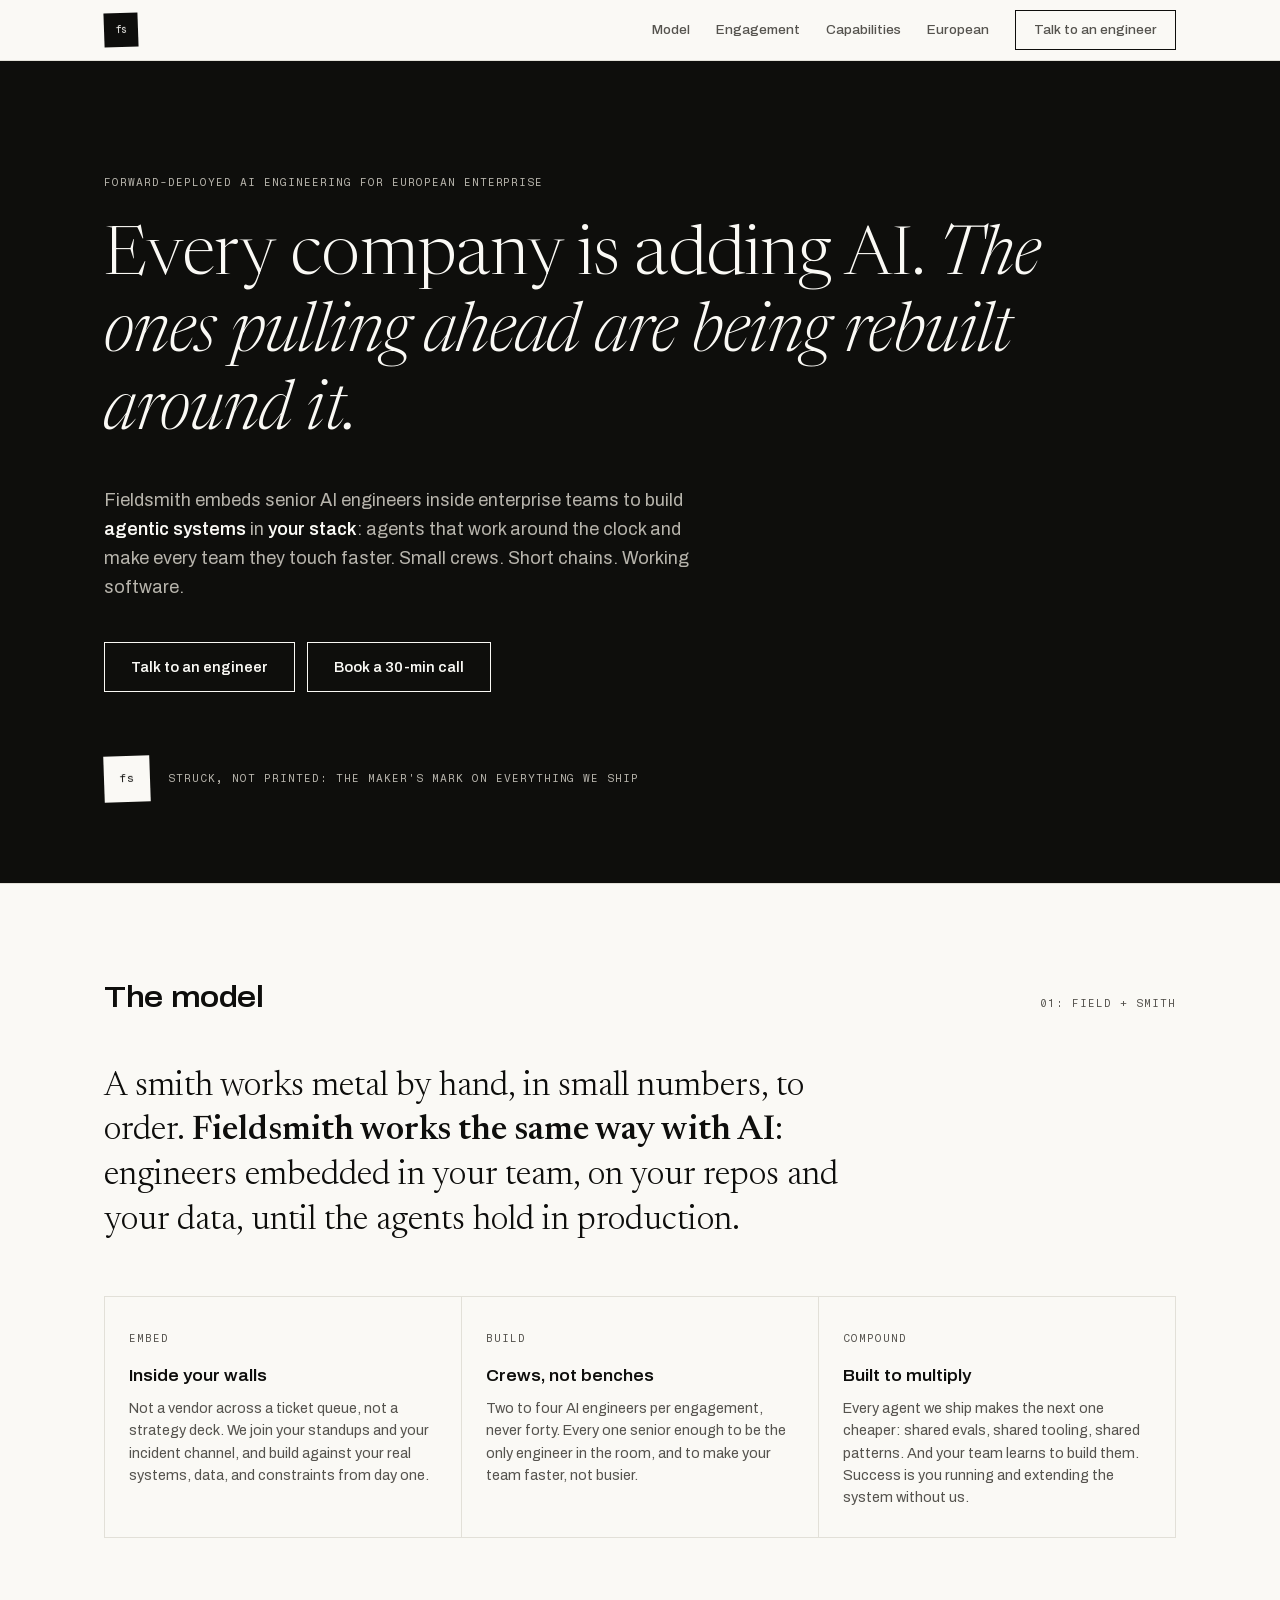
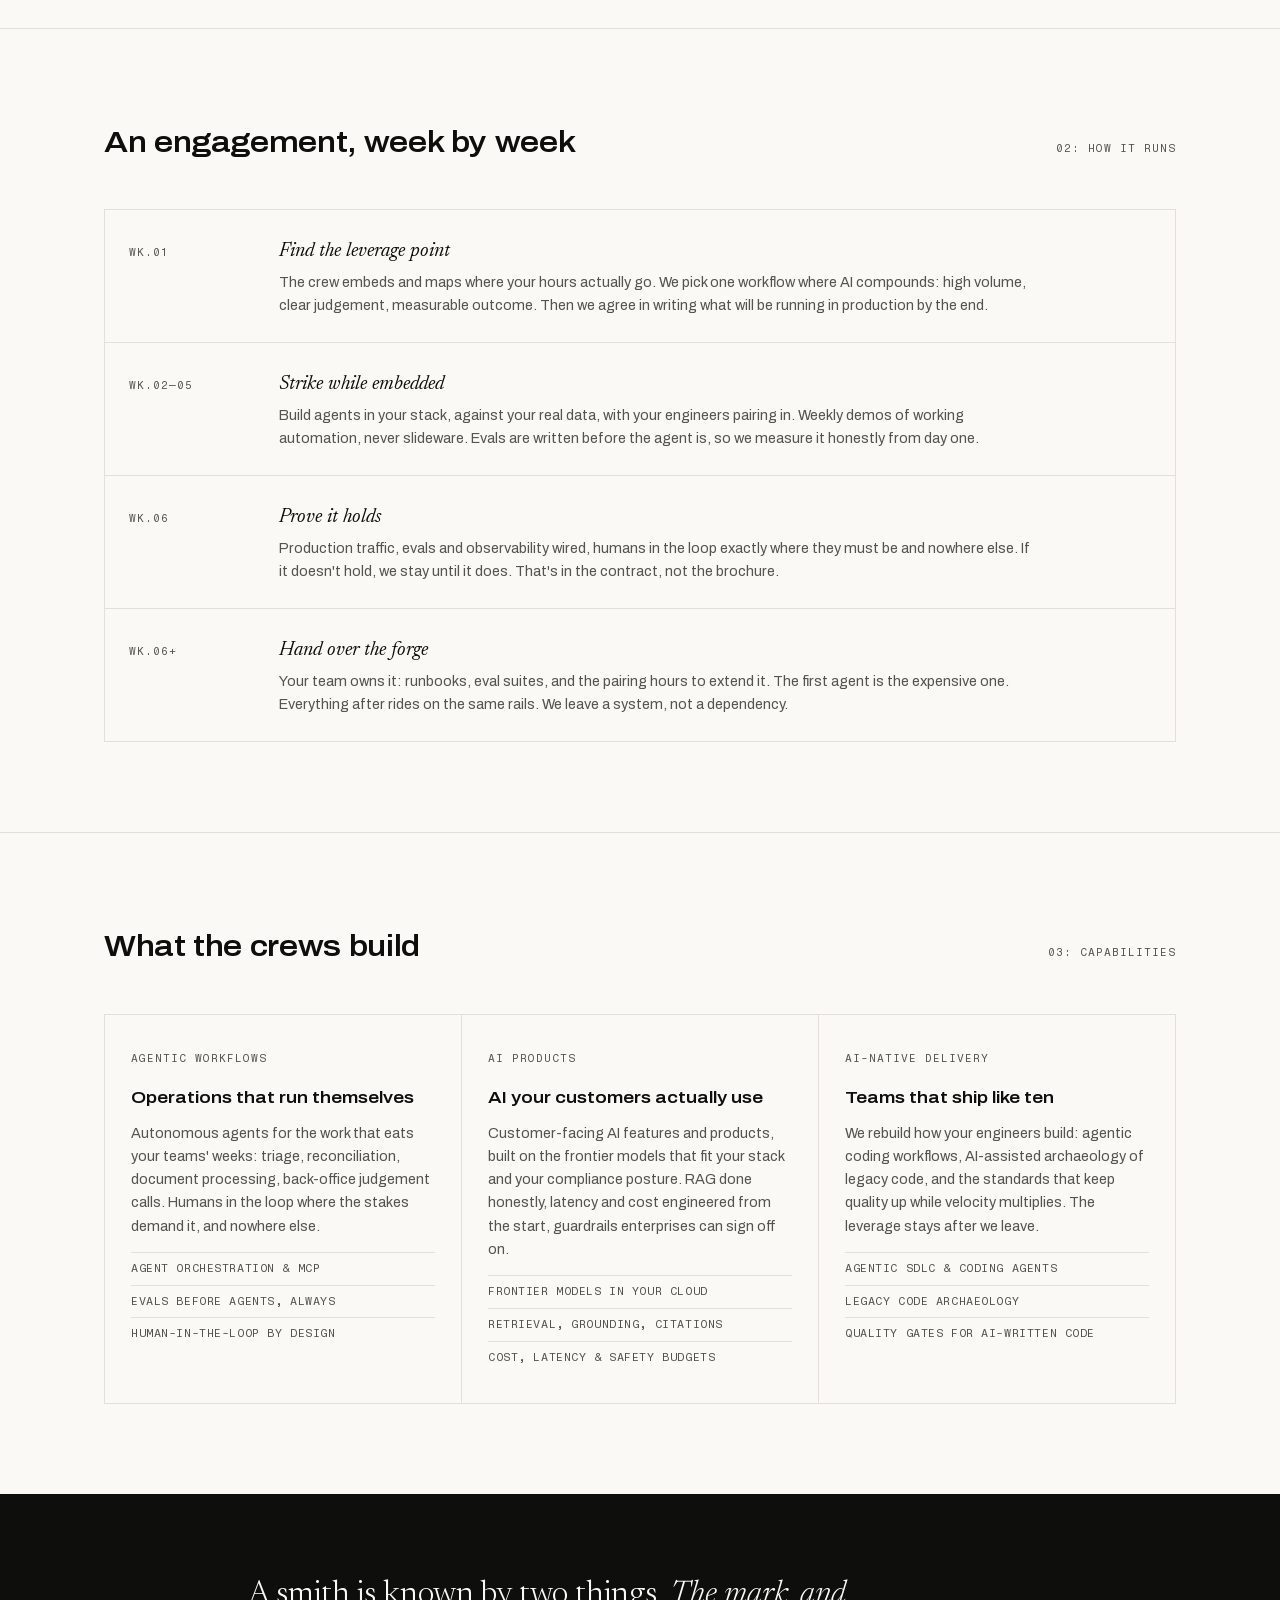
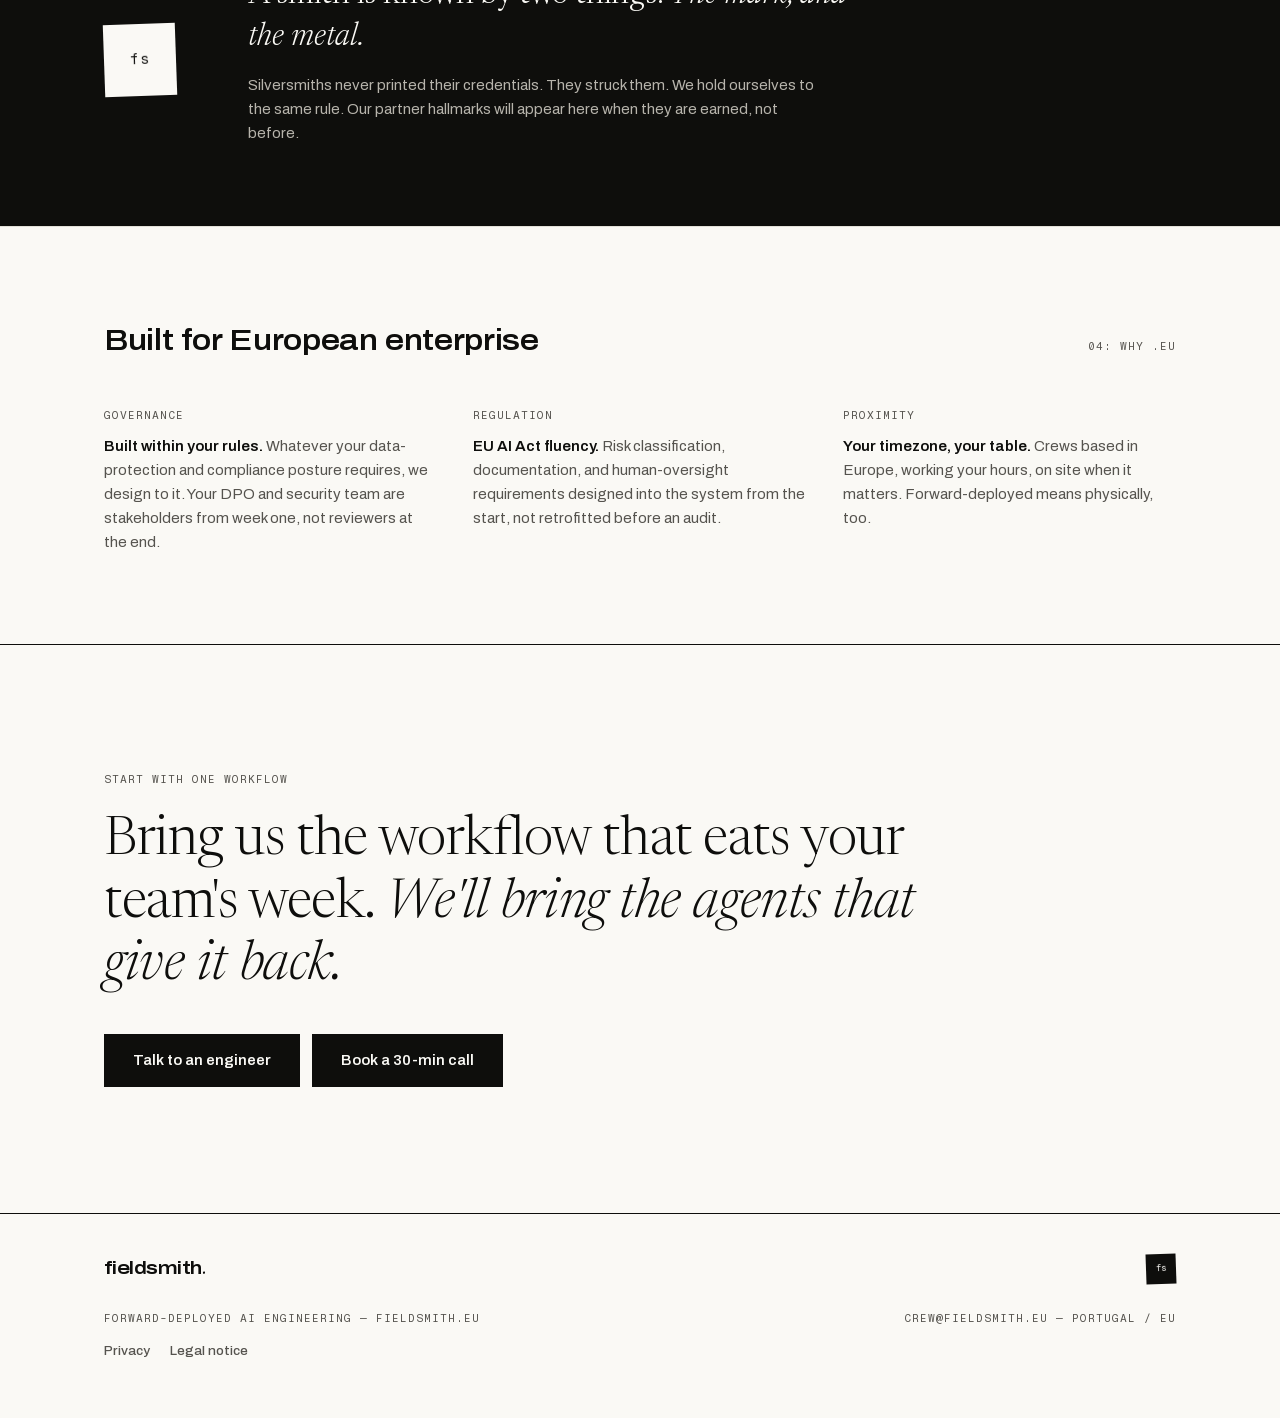
<file: index.html>
<!DOCTYPE html>
<html lang="en">
<head>
<meta charset="UTF-8">
<meta name="viewport" content="width=device-width, initial-scale=1.0">
<title>fs</title>
<meta name="description" content="Fieldsmith embeds senior AI engineers inside enterprise teams to ship production agentic systems. Small crews. Short chains. Working software.">
<link rel="canonical" href="https://fieldsmith.engineering/">
<meta property="og:type" content="website">
<meta property="og:url" content="https://fieldsmith.engineering/">
<meta property="og:site_name" content="Fieldsmith">
<meta property="og:title" content="Fieldsmith">
<meta property="og:description" content="Fieldsmith embeds senior AI engineers inside enterprise teams to ship production agentic systems. Small crews. Short chains. Working software.">
<meta property="og:locale" content="en_US">
<meta name="twitter:card" content="summary">
<meta name="twitter:title" content="Fieldsmith">
<meta name="twitter:description" content="Fieldsmith embeds senior AI engineers inside enterprise teams to ship production agentic systems. Small crews. Short chains. Working software.">
<link rel="icon" href="data:image/svg+xml,%3Csvg xmlns='http://www.w3.org/2000/svg' viewBox='0 0 64 64'%3E%3Crect width='64' height='64' rx='12' fill='%230E0E0C'/%3E%3Ctext x='32' y='45' font-family='Georgia,serif' font-size='40' font-weight='700' fill='%23FAF9F5' text-anchor='middle'%3EF%3C/text%3E%3C/svg%3E">
<link rel="stylesheet" href="fonts/fonts.css">
<style>
  :root{
    --ink:#0E0E0C;
    --iron:#55534E;
    --ash:#B7B4AC;
    --hairline:#E2E0D8;
    --hairline-dark:#2A2A26;
    --paper:#FAF9F5;
    --maxw:1120px;
  }
  *{margin:0;padding:0;box-sizing:border-box;}
  html{scroll-behavior:smooth;}
  body{
    background:var(--paper);color:var(--ink);
    font-family:'Archivo',sans-serif;font-variation-settings:'wdth' 100;
    font-size:16px;line-height:1.55;-webkit-font-smoothing:antialiased;
  }
  .wrap{max-width:var(--maxw);margin:0 auto;padding:0 24px;}
  .mono{font-family:'Fragment Mono',monospace;font-size:11px;letter-spacing:.09em;text-transform:uppercase;color:var(--iron);}
  a{color:inherit;}
  :focus-visible{outline:2px solid var(--ink);outline-offset:3px;}
  ::selection{background:var(--ink);color:var(--paper);}

  /* ---------- wordmark & punch ---------- */
  .wm{font-weight:620;font-variation-settings:'wdth' 122;letter-spacing:-.028em;display:inline-flex;align-items:baseline;gap:.08em;text-decoration:none;}
  .punch{display:inline-block;width:.13em;height:.13em;background:currentColor;transform:rotate(-2.5deg) translateY(-.02em);}

  /* ---------- stamps ---------- */
  .stamp{
    width:46px;height:46px;flex:0 0 auto;border:1.5px solid currentColor;
    display:flex;align-items:center;justify-content:center;
    font-family:'Fragment Mono',monospace;font-size:11px;letter-spacing:.05em;
    box-shadow:inset 0 1px 0 rgba(14,14,12,.12);
  }
  .stamp.tilt{transform:rotate(-2deg);}
  .stamp.tilt2{transform:rotate(1.4deg);}
  .stamp.solid{background:var(--ink);color:var(--paper);border-color:var(--ink);}
  .on-ink .stamp{box-shadow:inset 0 1px 0 rgba(250,249,245,.14);}
  .on-ink .stamp.solid{background:var(--paper);color:var(--ink);border-color:var(--paper);}
  .stamp-nav{width:34px;height:34px;font-size:10px;text-decoration:none;}

  /* ---------- nav ---------- */
  nav{position:sticky;top:0;z-index:50;background:rgba(250,249,245,.92);backdrop-filter:blur(8px);border-bottom:1px solid var(--hairline);}
  .nav-in{display:flex;align-items:center;justify-content:space-between;height:60px;}
  .nav-in .wm{font-size:20px;}
  .nav-links{display:flex;align-items:center;gap:26px;}
  .nav-links a{font-size:13.5px;font-weight:500;text-decoration:none;color:var(--iron);}
  .nav-links a:hover{color:var(--ink);}
  .btn{
    display:inline-block;border:1.5px solid var(--ink);padding:9px 18px;
    font-size:13.5px;font-weight:580;text-decoration:none;color:var(--ink);
    background:transparent;transition:background .15s,color .15s;
  }
  .btn:hover{background:var(--ink);color:var(--paper);}
  .btn.fill{background:var(--ink);color:var(--paper);}
  .btn.fill:hover{background:transparent;color:var(--ink);}
  @media(max-width:680px){.nav-links a:not(.btn){display:none;}}

  /* ---------- hero ---------- */
  .hero{background:var(--ink);color:var(--paper);padding:clamp(72px,12vh,140px) 0 clamp(56px,9vh,110px);}
  .hero .mono{color:var(--ash);}
  .hero h1{
    font-family:'Newsreader',serif;font-weight:290;
    font-size:clamp(32px,6.2vw,68px);line-height:1.14;letter-spacing:-.01em;
    max-width:15.5em;margin:26px 0 34px;
  }
  .hero h1 em{font-style:italic;}
  .hero-sub{max-width:34em;font-size:clamp(15.5px,1.8vw,18px);color:var(--ash);line-height:1.6;margin-bottom:40px;}
  .hero-sub b{color:var(--paper);font-weight:560;}
  .hero .btn{border-color:var(--paper);color:var(--paper);padding:13px 26px;font-size:14.5px;}
  .hero .btn:hover{background:var(--paper);color:var(--ink);}
  .hero-strike{display:flex;align-items:center;gap:12px;margin-top:64px;flex-wrap:wrap;}
  .hero-strike .mono{margin-left:6px;}
  .reveal{opacity:0;transform:translateY(14px);animation:rise .7s cubic-bezier(.2,.6,.2,1) forwards;}
  .r2{animation-delay:.12s;} .r3{animation-delay:.24s;} .r4{animation-delay:.4s;}
  @keyframes rise{to{opacity:1;transform:none;}}
  @media (prefers-reduced-motion: reduce){.reveal{opacity:1;transform:none;animation:none;}}

  /* ---------- sections ---------- */
  .section{padding:clamp(64px,10vh,110px) 0;border-top:1px solid var(--hairline);}
  .sec-head{display:flex;justify-content:space-between;align-items:baseline;margin-bottom:44px;gap:16px;}
  .sec-head h2{font-weight:580;font-variation-settings:'wdth' 112;font-size:clamp(22px,3.2vw,30px);letter-spacing:-.012em;}

  /* model */
  .thesis{font-family:'Newsreader',serif;font-weight:330;font-size:clamp(22px,3.6vw,34px);line-height:1.32;max-width:22em;}
  .thesis strong{font-weight:560;}
  .grid3{margin-top:52px;display:grid;grid-template-columns:repeat(auto-fit,minmax(250px,1fr));gap:1px;background:var(--hairline);border:1px solid var(--hairline);}
  .cell{background:var(--paper);padding:28px 24px;}
  .cell h3{font-size:16px;font-weight:600;font-variation-settings:'wdth' 110;margin:14px 0 8px;}
  .cell p{font-size:14.5px;color:var(--iron);line-height:1.55;}

  /* engagement timeline */
  .weeks{border:1px solid var(--hairline);}
  .week{display:grid;grid-template-columns:130px 1fr;gap:20px;padding:26px 24px;border-top:1px solid var(--hairline);align-items:baseline;}
  .week:first-child{border-top:none;}
  .week h3{font-family:'Newsreader',serif;font-style:italic;font-weight:400;font-size:20px;}
  .week p{font-size:14.5px;color:var(--iron);max-width:52em;margin-top:4px;}
  @media(max-width:600px){.week{grid-template-columns:1fr;gap:6px;}}

  /* capabilities */
  .caps{display:grid;grid-template-columns:repeat(auto-fit,minmax(280px,1fr));gap:1px;background:var(--hairline);border:1px solid var(--hairline);}
  .cap{background:var(--paper);padding:30px 26px;}
  .cap h3{font-size:17px;font-weight:600;font-variation-settings:'wdth' 112;margin:16px 0 10px;}
  .cap p{font-size:14.5px;color:var(--iron);line-height:1.6;}
  .cap ul{list-style:none;margin-top:14px;}
  .cap li{font-family:'Fragment Mono',monospace;font-size:11.5px;letter-spacing:.05em;color:var(--iron);padding:7px 0;border-top:1px solid var(--hairline);text-transform:uppercase;}

  /* hallmarks band */
  .band{background:var(--ink);color:var(--paper);padding:clamp(60px,9vh,96px) 0;}
  .band .mono{color:var(--ash);}
  .band-in{display:grid;grid-template-columns:auto 1fr;gap:clamp(28px,6vw,72px);align-items:center;}
  @media(max-width:720px){.band-in{grid-template-columns:1fr;}}
  .band-stamps{display:flex;gap:14px;}
  .band-stamps .stamp{width:72px;height:72px;font-size:14px;border-width:2px;}
  .band h2{font-family:'Newsreader',serif;font-weight:320;font-size:clamp(22px,3.4vw,32px);line-height:1.3;max-width:20em;}
  .band h2 em{font-style:italic;}
  .band p{color:var(--ash);font-size:15px;max-width:38em;margin-top:14px;line-height:1.6;}

  /* EU */
  .eu-grid{display:grid;grid-template-columns:repeat(auto-fit,minmax(240px,1fr));gap:36px;}
  .eu-item .mono{display:block;margin-bottom:10px;}
  .eu-item p{font-size:15px;color:var(--iron);line-height:1.6;}
  .eu-item b{color:var(--ink);font-weight:600;}

  /* voice / closing CTA */
  .close{padding:clamp(80px,14vh,150px) 0;border-top:1px solid var(--ink);text-align:left;}
  .close h2{font-family:'Newsreader',serif;font-weight:300;font-size:clamp(30px,5.4vw,54px);line-height:1.16;letter-spacing:-.008em;max-width:16em;margin-bottom:36px;}
  .close h2 em{font-style:italic;}
  .close .mono{display:block;margin-bottom:22px;}

  footer{border-top:1px solid var(--ink);padding:40px 0 56px;}
  .foot{display:flex;justify-content:space-between;align-items:center;gap:16px;flex-wrap:wrap;}
  .foot .wm{font-size:18px;}
  .foot-stamps{display:flex;gap:8px;}
  .foot-stamps .stamp{width:30px;height:30px;font-size:8.5px;border-width:1px;}
  .foot-meta{width:100%;display:flex;justify-content:space-between;gap:12px;flex-wrap:wrap;margin-top:26px;}
  .foot-links{display:flex;gap:20px;width:100%;margin-top:14px;}
  .foot-links a{font-size:13.5px;font-weight:500;text-decoration:none;color:var(--iron);}
  .foot-links a:hover{color:var(--ink);}

  /* scroll reveal */
  .sr{opacity:0;transform:translateY(18px);transition:opacity .6s ease,transform .6s cubic-bezier(.2,.6,.2,1);}
  .sr.in{opacity:1;transform:none;}
  @media (prefers-reduced-motion: reduce){.sr{opacity:1;transform:none;transition:none;}}
</style>
</head>
<body>

<nav>
  <div class="wrap nav-in">
    <a class="stamp solid tilt stamp-nav" href="#top" aria-label="Fieldsmith home">fs</a>
    <div class="nav-links">
      <a href="#model">Model</a>
      <a href="#engagement">Engagement</a>
      <a href="#capabilities">Capabilities</a>
      <a href="#european">European</a>
      <a class="btn" href="mailto:crew@fieldsmith.eu">Talk to an engineer</a>
    </div>
  </div>
</nav>

<!-- ================= HERO ================= -->
<header class="hero on-ink" id="top">
  <div class="wrap">
    <span class="mono reveal">Forward-deployed AI engineering for European enterprise</span>
    <h1 class="reveal r2">Every company is adding AI. <em>The ones pulling ahead are being rebuilt around it.</em></h1>
    <p class="hero-sub reveal r3">Fieldsmith embeds senior AI engineers inside enterprise teams to build <b>agentic systems</b> in <b>your stack</b>: agents that work around the clock and make every team they touch faster. Small crews. Short chains. Working software.</p>
    <div class="reveal r3" style="display:flex;align-items:center;gap:12px;flex-wrap:wrap;">
      <a class="btn" href="mailto:crew@fieldsmith.eu">Talk to an engineer</a>
      <a id="book-call" class="btn" href="https://cal.eu/fieldsmith/chat-with-an-engineer">Book a 30-min call</a>
    </div>
    <div class="hero-strike reveal r4">
      <div class="stamp solid tilt">fs</div>
      <span class="mono">Struck, not printed: the maker's mark on everything we ship</span>
    </div>
  </div>
</header>

<!-- ================= MODEL ================= -->
<section class="section" id="model">
  <div class="wrap">
    <div class="sec-head sr">
      <h2>The model</h2>
      <span class="mono">01: Field + Smith</span>
    </div>
    <p class="thesis sr">A smith works metal by hand, in small numbers, to order. <strong>Fieldsmith works the same way with AI</strong>: engineers embedded in your team, on your repos and your data, until the agents hold in production.</p>
    <div class="grid3 sr">
      <div class="cell">
        <span class="mono">Embed</span>
        <h3>Inside your walls</h3>
        <p>Not a vendor across a ticket queue, not a strategy deck. We join your standups and your incident channel, and build against your real systems, data, and constraints from day one.</p>
      </div>
      <div class="cell">
        <span class="mono">Build</span>
        <h3>Crews, not benches</h3>
        <p>Two to four AI engineers per engagement, never forty. Every one senior enough to be the only engineer in the room, and to make your team faster, not busier.</p>
      </div>
      <div class="cell">
        <span class="mono">Compound</span>
        <h3>Built to multiply</h3>
        <p>Every agent we ship makes the next one cheaper: shared evals, shared tooling, shared patterns. And your team learns to build them. Success is you running and extending the system without us.</p>
      </div>
    </div>
  </div>
</section>

<!-- ================= ENGAGEMENT ================= -->
<section class="section" id="engagement">
  <div class="wrap">
    <div class="sec-head sr">
      <h2>An engagement, week by week</h2>
      <span class="mono">02: How it runs</span>
    </div>
    <div class="weeks sr">
      <div class="week">
        <span class="mono">WK.01</span>
        <div>
          <h3>Find the leverage point</h3>
          <p>The crew embeds and maps where your hours actually go. We pick one workflow where AI compounds: high volume, clear judgement, measurable outcome. Then we agree in writing what will be running in production by the end.</p>
        </div>
      </div>
      <div class="week">
        <span class="mono">WK.02—05</span>
        <div>
          <h3>Strike while embedded</h3>
          <p>Build agents in your stack, against your real data, with your engineers pairing in. Weekly demos of working automation, never slideware. Evals are written before the agent is, so we measure it honestly from day one.</p>
        </div>
      </div>
      <div class="week">
        <span class="mono">WK.06</span>
        <div>
          <h3>Prove it holds</h3>
          <p>Production traffic, evals and observability wired, humans in the loop exactly where they must be and nowhere else. If it doesn't hold, we stay until it does. That's in the contract, not the brochure.</p>
        </div>
      </div>
      <div class="week">
        <span class="mono">WK.06+</span>
        <div>
          <h3>Hand over the forge</h3>
          <p>Your team owns it: runbooks, eval suites, and the pairing hours to extend it. The first agent is the expensive one. Everything after rides on the same rails. We leave a system, not a dependency.</p>
        </div>
      </div>
    </div>
  </div>
</section>

<!-- ================= CAPABILITIES ================= -->
<section class="section" id="capabilities">
  <div class="wrap">
    <div class="sec-head sr">
      <h2>What the crews build</h2>
      <span class="mono">03: Capabilities</span>
    </div>
    <div class="caps sr">
      <div class="cap">
        <span class="mono">Agentic workflows</span>
        <h3>Operations that run themselves</h3>
        <p>Autonomous agents for the work that eats your teams' weeks: triage, reconciliation, document processing, back-office judgement calls. Humans in the loop where the stakes demand it, and nowhere else.</p>
        <ul>
          <li>Agent orchestration &amp; MCP</li>
          <li>Evals before agents, always</li>
          <li>Human-in-the-loop by design</li>
        </ul>
      </div>
      <div class="cap">
        <span class="mono">AI products</span>
        <h3>AI your customers actually use</h3>
        <p>Customer-facing AI features and products, built on the frontier models that fit your stack and your compliance posture. RAG done honestly, latency and cost engineered from the start, guardrails enterprises can sign off on.</p>
        <ul>
          <li>Frontier models in your cloud</li>
          <li>Retrieval, grounding, citations</li>
          <li>Cost, latency &amp; safety budgets</li>
        </ul>
      </div>
      <div class="cap">
        <span class="mono">AI-native delivery</span>
        <h3>Teams that ship like ten</h3>
        <p>We rebuild how your engineers build: agentic coding workflows, AI-assisted archaeology of legacy code, and the standards that keep quality up while velocity multiplies. The leverage stays after we leave.</p>
        <ul>
          <li>Agentic SDLC &amp; coding agents</li>
          <li>Legacy code archaeology</li>
          <li>Quality gates for AI-written code</li>
        </ul>
      </div>
    </div>
  </div>
</section>

<!-- ================= HALLMARKS BAND ================= -->
<section class="band on-ink">
  <div class="wrap band-in sr">
    <div class="band-stamps">
      <div class="stamp solid tilt">fs</div>
    </div>
    <div>
      <h2>A smith is known by two things. <em>The mark, and the metal.</em></h2>
      <p>Silversmiths never printed their credentials. They struck them. We hold ourselves to the same rule. Our partner hallmarks will appear here when they are earned, not before.</p>
    </div>
  </div>
</section>

<!-- ================= EUROPEAN ================= -->
<section class="section" id="european">
  <div class="wrap">
    <div class="sec-head sr">
      <h2>Built for European enterprise</h2>
      <span class="mono">04: Why .eu</span>
    </div>
    <div class="eu-grid sr">
      <div class="eu-item">
        <span class="mono">Governance</span>
        <p><b>Built within your rules.</b> Whatever your data-protection and compliance posture requires, we design to it. Your DPO and security team are stakeholders from week one, not reviewers at the end.</p>
      </div>
      <div class="eu-item">
        <span class="mono">Regulation</span>
        <p><b>EU AI Act fluency.</b> Risk classification, documentation, and human-oversight requirements designed into the system from the start, not retrofitted before an audit.</p>
      </div>
      <div class="eu-item">
        <span class="mono">Proximity</span>
        <p><b>Your timezone, your table.</b> Crews based in Europe, working your hours, on site when it matters. Forward-deployed means physically, too.</p>
      </div>
    </div>
  </div>
</section>

<!-- ================= CLOSING CTA ================= -->
<section class="close">
  <div class="wrap sr">
    <span class="mono">Start with one workflow</span>
    <h2>Bring us the workflow that eats your team's week. <em>We'll bring the agents that give it back.</em></h2>
    <div style="display:flex;align-items:center;gap:12px;flex-wrap:wrap;">
      <a class="btn fill" href="mailto:crew@fieldsmith.eu" style="padding:14px 28px;font-size:15px;">Talk to an engineer</a>
      <a class="btn fill" href="https://cal.eu/fieldsmith/chat-with-an-engineer" style="padding:14px 28px;font-size:15px;">Book a 30-min call</a>
    </div>
  </div>
</section>

<!-- ================= FOOTER ================= -->
<footer>
  <div class="wrap">
    <div class="foot">
      <span class="wm">fieldsmith<span class="punch"></span></span>
      <div class="foot-stamps">
        <div class="stamp solid tilt">fs</div>
      </div>
    </div>
    <div class="foot-meta">
      <span class="mono">Forward-deployed AI engineering — fieldsmith.eu</span>
      <span class="mono"><a href="mailto:crew@fieldsmith.eu" style="text-decoration:none;">crew@fieldsmith.eu</a> — Portugal / EU</span>
    </div>
    <div class="foot-links">
      <a href="privacy.html">Privacy</a>
      <a href="legal.html">Legal notice</a>
    </div>
  </div>
</footer>

<script>
  // Scroll reveal — respects reduced motion via CSS
  const io = new IntersectionObserver((entries)=>{
    entries.forEach(e=>{ if(e.isIntersecting){ e.target.classList.add('in'); io.unobserve(e.target);} });
  },{threshold:.12});
  document.querySelectorAll('.sr').forEach(el=>io.observe(el));
</script>

<script data-goatcounter="https://FIELDSMITH-TODO.goatcounter.com/count" async src="//gc.zgo.at/count.js"></script>

</body>
</html>
</file>
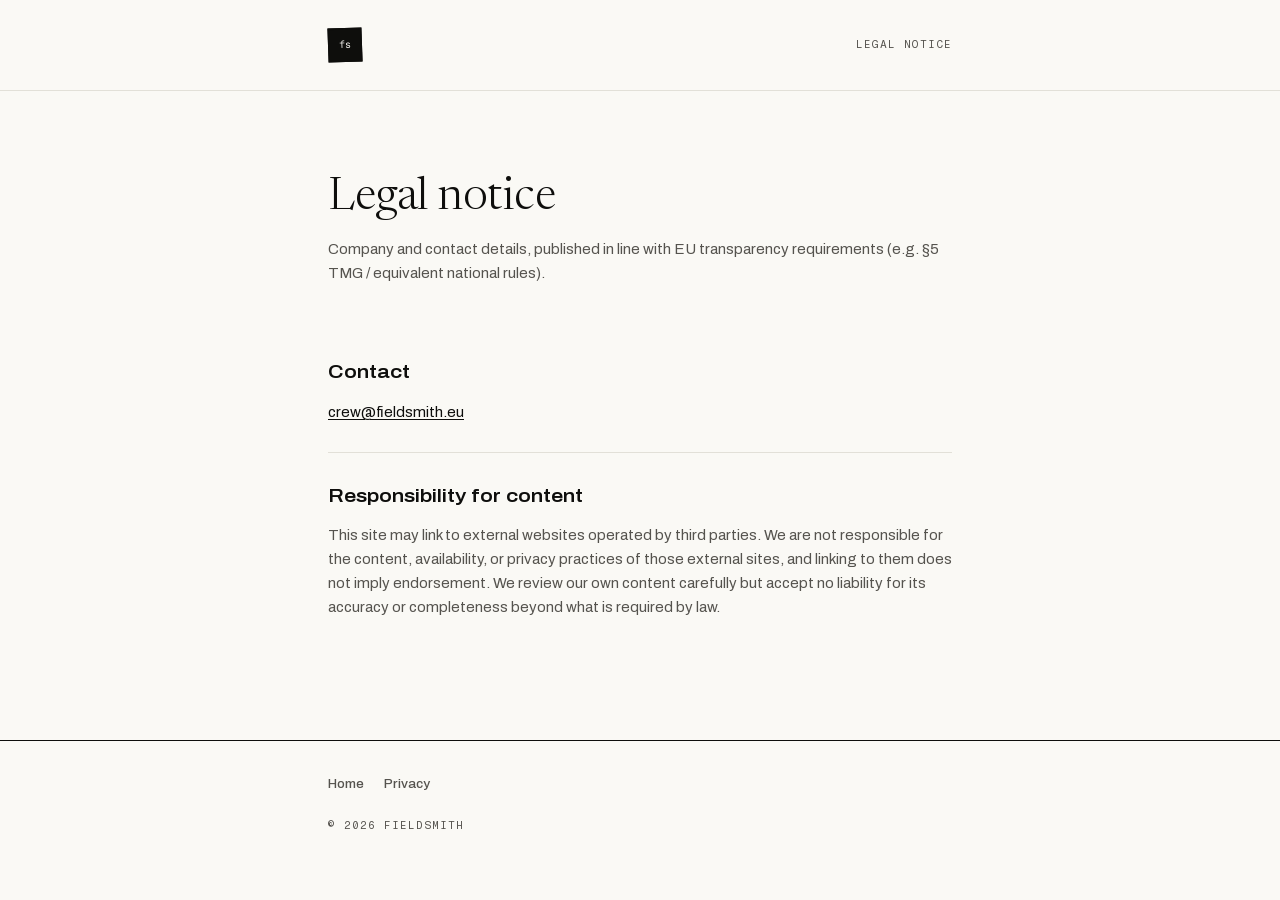
<file: legal.html>
<!DOCTYPE html>
<html lang="en">
<head>
<meta charset="UTF-8">
<meta name="viewport" content="width=device-width, initial-scale=1.0">
<title>fs / legal</title>
<meta name="description" content="Legal notice and company details for Fieldsmith.">
<link rel="canonical" href="https://fieldsmith.engineering/legal.html">
<link rel="icon" href="data:image/svg+xml,%3Csvg xmlns='http://www.w3.org/2000/svg' viewBox='0 0 64 64'%3E%3Crect width='64' height='64' rx='12' fill='%230E0E0C'/%3E%3Ctext x='32' y='45' font-family='Georgia,serif' font-size='40' font-weight='700' fill='%23FAF9F5' text-anchor='middle'%3EF%3C/text%3E%3C/svg%3E">
<link rel="stylesheet" href="fonts/fonts.css">
<style>
  :root{
    --ink:#0E0E0C;
    --iron:#55534E;
    --ash:#B7B4AC;
    --hairline:#E2E0D8;
    --paper:#FAF9F5;
  }
  *{margin:0;padding:0;box-sizing:border-box;}
  body{
    background:var(--paper);color:var(--ink);
    font-family:'Archivo',sans-serif;font-variation-settings:'wdth' 100;
    font-size:16px;line-height:1.6;-webkit-font-smoothing:antialiased;
  }
  .wrap{max-width:42rem;margin:0 auto;padding:0 24px;}
  a{color:inherit;}
  :focus-visible{outline:2px solid var(--ink);outline-offset:3px;}
  ::selection{background:var(--ink);color:var(--paper);}

  .mono{font-family:'Fragment Mono',monospace;font-size:11px;letter-spacing:.09em;text-transform:uppercase;color:var(--iron);}
  .wm{font-weight:620;font-variation-settings:'wdth' 122;letter-spacing:-.028em;display:inline-flex;align-items:baseline;gap:.08em;text-decoration:none;font-size:18px;}
  .punch{display:inline-block;width:.13em;height:.13em;background:currentColor;transform:rotate(-2.5deg) translateY(-.02em);}

  .stamp{
    width:46px;height:46px;flex:0 0 auto;border:1.5px solid currentColor;
    display:flex;align-items:center;justify-content:center;
    font-family:'Fragment Mono',monospace;font-size:11px;letter-spacing:.05em;
    box-shadow:inset 0 1px 0 rgba(14,14,12,.12);
  }
  .stamp.tilt{transform:rotate(-2deg);}
  .stamp.solid{background:var(--ink);color:var(--paper);border-color:var(--ink);}
  .stamp-nav{width:34px;height:34px;font-size:10px;text-decoration:none;}

  header.page{border-bottom:1px solid var(--hairline);padding:28px 0;}
  header.page .wrap{display:flex;align-items:center;justify-content:space-between;}

  main{padding:clamp(48px,9vh,88px) 0;}
  main h1{
    font-family:'Newsreader',serif;font-weight:320;
    font-size:clamp(30px,5.4vw,46px);line-height:1.16;letter-spacing:-.01em;
    margin-bottom:12px;
  }
  main .lede{color:var(--iron);font-size:15px;margin-bottom:44px;}
  section.block{padding:28px 0;border-top:1px solid var(--hairline);}
  section.block:first-of-type{border-top:none;}
  section.block h2{font-size:19px;font-weight:600;font-variation-settings:'wdth' 112;margin-bottom:12px;}
  section.block p{font-size:15px;color:var(--iron);margin-bottom:12px;}
  section.block p:last-child{margin-bottom:0;}
  section.block a{color:var(--ink);text-decoration:underline;text-underline-offset:2px;}

  footer{border-top:1px solid var(--ink);padding:32px 0 48px;margin-top:12px;}
  .foot-links{display:flex;gap:20px;margin-bottom:16px;}
  .foot-links a{font-size:13.5px;font-weight:500;text-decoration:none;color:var(--iron);}
  .foot-links a:hover{color:var(--ink);}
  footer .mono{color:var(--iron);}
</style>
</head>
<body>

<header class="page">
  <div class="wrap">
    <a class="stamp solid tilt stamp-nav" href="/" aria-label="Fieldsmith home">fs</a>
    <span class="mono">Legal notice</span>
  </div>
</header>

<main>
  <div class="wrap">
    <h1>Legal notice</h1>
    <p class="lede">Company and contact details, published in line with EU transparency requirements (e.g. §5 TMG / equivalent national rules).</p>

    <!-- FIELDSMITH-TODO (required before any announcement/outreach): restore the company identity sections here — legal name, registered address, commercial register + number, VAT ID, managing director. Original markup: git show 9a8ee80:site/legal.html -->

    <section class="block">
      <h2>Contact</h2>
      <p><a href="mailto:crew@fieldsmith.eu">crew@fieldsmith.eu</a></p>
    </section>

    <section class="block">
      <h2>Responsibility for content</h2>
      <p>This site may link to external websites operated by third parties. We are not responsible for the content, availability, or privacy practices of those external sites, and linking to them does not imply endorsement. We review our own content carefully but accept no liability for its accuracy or completeness beyond what is required by law.</p>
    </section>
  </div>
</main>

<footer>
  <div class="wrap">
    <div class="foot-links">
      <a href="/">Home</a>
      <a href="privacy.html">Privacy</a>
    </div>
    <span class="mono">© 2026 Fieldsmith</span>
  </div>
</footer>

</body>
</html>
</file>
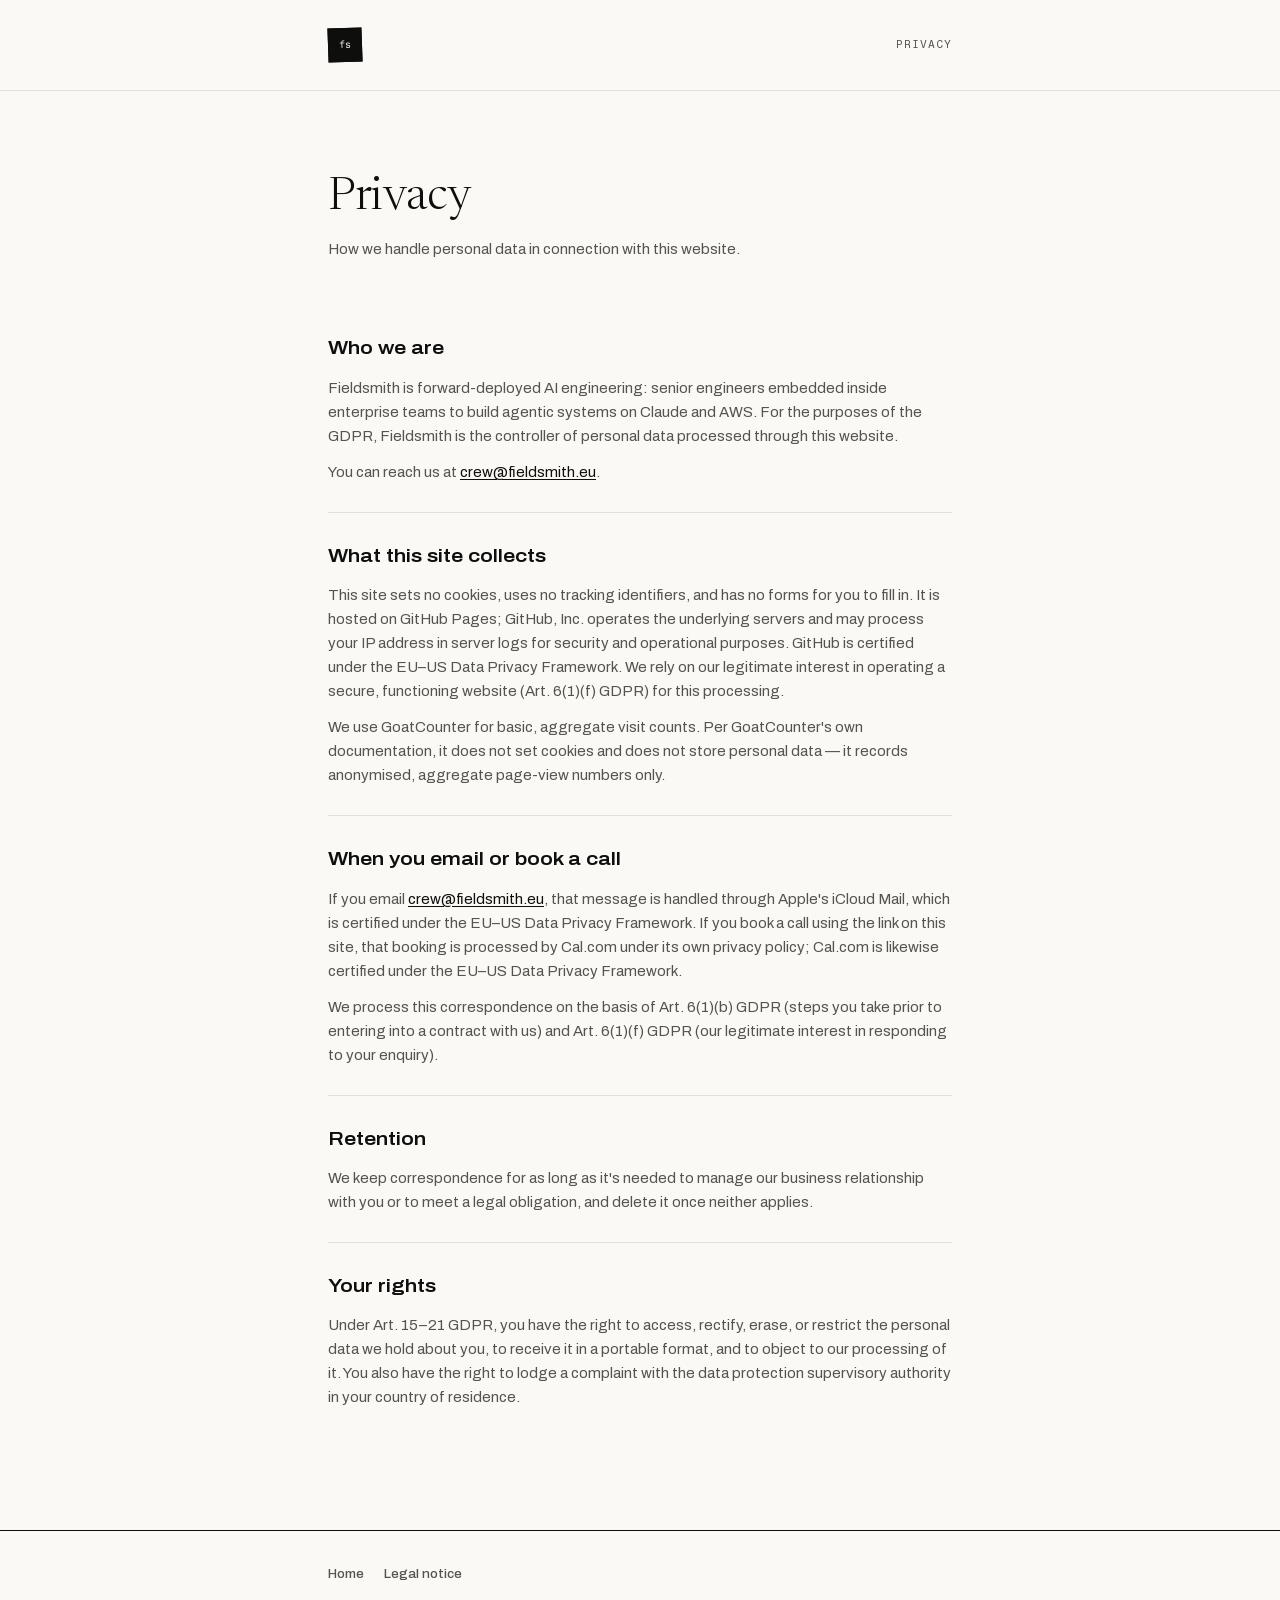
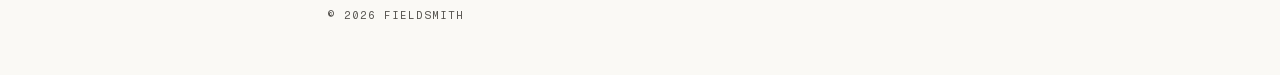
<file: privacy.html>
<!DOCTYPE html>
<html lang="en">
<head>
<meta charset="UTF-8">
<meta name="viewport" content="width=device-width, initial-scale=1.0">
<title>fs / privacy</title>
<meta name="description" content="How Fieldsmith handles personal data on this website: what we collect, who processes it, and your rights under the GDPR.">
<link rel="canonical" href="https://fieldsmith.engineering/privacy.html">
<link rel="icon" href="data:image/svg+xml,%3Csvg xmlns='http://www.w3.org/2000/svg' viewBox='0 0 64 64'%3E%3Crect width='64' height='64' rx='12' fill='%230E0E0C'/%3E%3Ctext x='32' y='45' font-family='Georgia,serif' font-size='40' font-weight='700' fill='%23FAF9F5' text-anchor='middle'%3EF%3C/text%3E%3C/svg%3E">
<link rel="stylesheet" href="fonts/fonts.css">
<style>
  :root{
    --ink:#0E0E0C;
    --iron:#55534E;
    --ash:#B7B4AC;
    --hairline:#E2E0D8;
    --paper:#FAF9F5;
  }
  *{margin:0;padding:0;box-sizing:border-box;}
  body{
    background:var(--paper);color:var(--ink);
    font-family:'Archivo',sans-serif;font-variation-settings:'wdth' 100;
    font-size:16px;line-height:1.6;-webkit-font-smoothing:antialiased;
  }
  .wrap{max-width:42rem;margin:0 auto;padding:0 24px;}
  a{color:inherit;}
  :focus-visible{outline:2px solid var(--ink);outline-offset:3px;}
  ::selection{background:var(--ink);color:var(--paper);}

  .mono{font-family:'Fragment Mono',monospace;font-size:11px;letter-spacing:.09em;text-transform:uppercase;color:var(--iron);}
  .wm{font-weight:620;font-variation-settings:'wdth' 122;letter-spacing:-.028em;display:inline-flex;align-items:baseline;gap:.08em;text-decoration:none;font-size:18px;}
  .punch{display:inline-block;width:.13em;height:.13em;background:currentColor;transform:rotate(-2.5deg) translateY(-.02em);}

  .stamp{
    width:46px;height:46px;flex:0 0 auto;border:1.5px solid currentColor;
    display:flex;align-items:center;justify-content:center;
    font-family:'Fragment Mono',monospace;font-size:11px;letter-spacing:.05em;
    box-shadow:inset 0 1px 0 rgba(14,14,12,.12);
  }
  .stamp.tilt{transform:rotate(-2deg);}
  .stamp.solid{background:var(--ink);color:var(--paper);border-color:var(--ink);}
  .stamp-nav{width:34px;height:34px;font-size:10px;text-decoration:none;}

  header.page{border-bottom:1px solid var(--hairline);padding:28px 0;}
  header.page .wrap{display:flex;align-items:center;justify-content:space-between;}

  main{padding:clamp(48px,9vh,88px) 0;}
  main h1{
    font-family:'Newsreader',serif;font-weight:320;
    font-size:clamp(30px,5.4vw,46px);line-height:1.16;letter-spacing:-.01em;
    margin-bottom:12px;
  }
  main .lede{color:var(--iron);font-size:15px;margin-bottom:44px;}
  section.block{padding:28px 0;border-top:1px solid var(--hairline);}
  section.block:first-of-type{border-top:none;}
  section.block h2{font-size:19px;font-weight:600;font-variation-settings:'wdth' 112;margin-bottom:12px;}
  section.block p{font-size:15px;color:var(--iron);margin-bottom:12px;}
  section.block p:last-child{margin-bottom:0;}
  section.block a{color:var(--ink);text-decoration:underline;text-underline-offset:2px;}

  footer{border-top:1px solid var(--ink);padding:32px 0 48px;margin-top:12px;}
  .foot-links{display:flex;gap:20px;margin-bottom:16px;}
  .foot-links a{font-size:13.5px;font-weight:500;text-decoration:none;color:var(--iron);}
  .foot-links a:hover{color:var(--ink);}
  footer .mono{color:var(--iron);}
</style>
</head>
<body>

<header class="page">
  <div class="wrap">
    <a class="stamp solid tilt stamp-nav" href="/" aria-label="Fieldsmith home">fs</a>
    <span class="mono">Privacy</span>
  </div>
</header>

<main>
  <div class="wrap">
    <h1>Privacy</h1>
    <p class="lede">How we handle personal data in connection with this website.</p>

    <section class="block">
      <h2>Who we are</h2>
      <p>Fieldsmith is forward-deployed AI engineering: senior engineers embedded inside enterprise teams to build agentic systems on Claude and AWS. For the purposes of the GDPR, Fieldsmith is the controller of personal data processed through this website.</p>
      <!-- FIELDSMITH-TODO (required before any announcement/outreach): insert controller identity — legal name, registered address, registry no., VAT ID. Original markup: git show 9a8ee80:site/privacy.html -->
      <p>You can reach us at <a href="mailto:crew@fieldsmith.eu">crew@fieldsmith.eu</a>.</p>
    </section>

    <section class="block">
      <h2>What this site collects</h2>
      <p>This site sets no cookies, uses no tracking identifiers, and has no forms for you to fill in. It is hosted on GitHub Pages; GitHub, Inc. operates the underlying servers and may process your IP address in server logs for security and operational purposes. GitHub is certified under the EU–US Data Privacy Framework. We rely on our legitimate interest in operating a secure, functioning website (Art. 6(1)(f) GDPR) for this processing.</p>
      <p>We use GoatCounter for basic, aggregate visit counts. Per GoatCounter's own documentation, it does not set cookies and does not store personal data — it records anonymised, aggregate page-view numbers only.</p>
    </section>

    <section class="block">
      <h2>When you email or book a call</h2>
      <p>If you email <a href="mailto:crew@fieldsmith.eu">crew@fieldsmith.eu</a>, that message is handled through Apple's iCloud Mail, which is certified under the EU–US Data Privacy Framework. If you book a call using the link on this site, that booking is processed by Cal.com under its own privacy policy; Cal.com is likewise certified under the EU–US Data Privacy Framework.</p>
      <p>We process this correspondence on the basis of Art. 6(1)(b) GDPR (steps you take prior to entering into a contract with us) and Art. 6(1)(f) GDPR (our legitimate interest in responding to your enquiry).</p>
    </section>

    <section class="block">
      <h2>Retention</h2>
      <p>We keep correspondence for as long as it's needed to manage our business relationship with you or to meet a legal obligation, and delete it once neither applies.</p>
    </section>

    <section class="block">
      <h2>Your rights</h2>
      <p>Under Art. 15–21 GDPR, you have the right to access, rectify, erase, or restrict the personal data we hold about you, to receive it in a portable format, and to object to our processing of it. You also have the right to lodge a complaint with the data protection supervisory authority in your country of residence.</p>
    </section>
  </div>
</main>

<footer>
  <div class="wrap">
    <div class="foot-links">
      <a href="/">Home</a>
      <a href="legal.html">Legal notice</a>
    </div>
    <span class="mono">© 2026 Fieldsmith</span>
  </div>
</footer>

</body>
</html>
</file>
<file: fonts/fonts.css>
@font-face {
  font-family: 'Archivo';
  font-style: italic;
  font-weight: 100 900;
  font-stretch: 62% 125%;
  font-display: swap;
  src: url('archivo-italic-0.woff2') format('woff2');
  unicode-range: U+0000-00FF, U+0131, U+0152-0153, U+02BB-02BC, U+02C6, U+02DA, U+02DC, U+0304, U+0308, U+0329, U+2000-206F, U+20AC, U+2122, U+2191, U+2193, U+2212, U+2215, U+FEFF, U+FFFD;
}

@font-face {
  font-family: 'Archivo';
  font-style: italic;
  font-weight: 100 900;
  font-stretch: 62% 125%;
  font-display: swap;
  src: url('archivo-italic-1.woff2') format('woff2');
  unicode-range: U+0100-02BA, U+02BD-02C5, U+02C7-02CC, U+02CE-02D7, U+02DD-02FF, U+0304, U+0308, U+0329, U+1D00-1DBF, U+1E00-1E9F, U+1EF2-1EFF, U+2020, U+20A0-20AB, U+20AD-20C0, U+2113, U+2C60-2C7F, U+A720-A7FF;
}

@font-face {
  font-family: 'Archivo';
  font-style: normal;
  font-weight: 100 900;
  font-stretch: 62% 125%;
  font-display: swap;
  src: url('archivo-normal-0.woff2') format('woff2');
  unicode-range: U+0000-00FF, U+0131, U+0152-0153, U+02BB-02BC, U+02C6, U+02DA, U+02DC, U+0304, U+0308, U+0329, U+2000-206F, U+20AC, U+2122, U+2191, U+2193, U+2212, U+2215, U+FEFF, U+FFFD;
}

@font-face {
  font-family: 'Archivo';
  font-style: normal;
  font-weight: 100 900;
  font-stretch: 62% 125%;
  font-display: swap;
  src: url('archivo-normal-1.woff2') format('woff2');
  unicode-range: U+0100-02BA, U+02BD-02C5, U+02C7-02CC, U+02CE-02D7, U+02DD-02FF, U+0304, U+0308, U+0329, U+1D00-1DBF, U+1E00-1E9F, U+1EF2-1EFF, U+2020, U+20A0-20AB, U+20AD-20C0, U+2113, U+2C60-2C7F, U+A720-A7FF;
}

@font-face {
  font-family: 'Fragment Mono';
  font-style: italic;
  font-weight: 400;
  font-display: swap;
  src: url('fragmentmono-italic-0.woff2') format('woff2');
  unicode-range: U+0000-00FF, U+0131, U+0152-0153, U+02BB-02BC, U+02C6, U+02DA, U+02DC, U+0304, U+0308, U+0329, U+2000-206F, U+20AC, U+2122, U+2191, U+2193, U+2212, U+2215, U+FEFF, U+FFFD;
}

@font-face {
  font-family: 'Fragment Mono';
  font-style: italic;
  font-weight: 400;
  font-display: swap;
  src: url('fragmentmono-italic-1.woff2') format('woff2');
  unicode-range: U+0100-02BA, U+02BD-02C5, U+02C7-02CC, U+02CE-02D7, U+02DD-02FF, U+0304, U+0308, U+0329, U+1D00-1DBF, U+1E00-1E9F, U+1EF2-1EFF, U+2020, U+20A0-20AB, U+20AD-20C0, U+2113, U+2C60-2C7F, U+A720-A7FF;
}

@font-face {
  font-family: 'Fragment Mono';
  font-style: normal;
  font-weight: 400;
  font-display: swap;
  src: url('fragmentmono-normal-0.woff2') format('woff2');
  unicode-range: U+0000-00FF, U+0131, U+0152-0153, U+02BB-02BC, U+02C6, U+02DA, U+02DC, U+0304, U+0308, U+0329, U+2000-206F, U+20AC, U+2122, U+2191, U+2193, U+2212, U+2215, U+FEFF, U+FFFD;
}

@font-face {
  font-family: 'Fragment Mono';
  font-style: normal;
  font-weight: 400;
  font-display: swap;
  src: url('fragmentmono-normal-1.woff2') format('woff2');
  unicode-range: U+0100-02BA, U+02BD-02C5, U+02C7-02CC, U+02CE-02D7, U+02DD-02FF, U+0304, U+0308, U+0329, U+1D00-1DBF, U+1E00-1E9F, U+1EF2-1EFF, U+2020, U+20A0-20AB, U+20AD-20C0, U+2113, U+2C60-2C7F, U+A720-A7FF;
}

@font-face {
  font-family: 'Newsreader';
  font-style: italic;
  font-weight: 200 800;
  font-display: swap;
  src: url('newsreader-italic-0.woff2') format('woff2');
  unicode-range: U+0000-00FF, U+0131, U+0152-0153, U+02BB-02BC, U+02C6, U+02DA, U+02DC, U+0304, U+0308, U+0329, U+2000-206F, U+20AC, U+2122, U+2191, U+2193, U+2212, U+2215, U+FEFF, U+FFFD;
}

@font-face {
  font-family: 'Newsreader';
  font-style: italic;
  font-weight: 200 800;
  font-display: swap;
  src: url('newsreader-italic-1.woff2') format('woff2');
  unicode-range: U+0100-02BA, U+02BD-02C5, U+02C7-02CC, U+02CE-02D7, U+02DD-02FF, U+0304, U+0308, U+0329, U+1D00-1DBF, U+1E00-1E9F, U+1EF2-1EFF, U+2020, U+20A0-20AB, U+20AD-20C0, U+2113, U+2C60-2C7F, U+A720-A7FF;
}

@font-face {
  font-family: 'Newsreader';
  font-style: normal;
  font-weight: 200 800;
  font-display: swap;
  src: url('newsreader-normal-0.woff2') format('woff2');
  unicode-range: U+0000-00FF, U+0131, U+0152-0153, U+02BB-02BC, U+02C6, U+02DA, U+02DC, U+0304, U+0308, U+0329, U+2000-206F, U+20AC, U+2122, U+2191, U+2193, U+2212, U+2215, U+FEFF, U+FFFD;
}

@font-face {
  font-family: 'Newsreader';
  font-style: normal;
  font-weight: 200 800;
  font-display: swap;
  src: url('newsreader-normal-1.woff2') format('woff2');
  unicode-range: U+0100-02BA, U+02BD-02C5, U+02C7-02CC, U+02CE-02D7, U+02DD-02FF, U+0304, U+0308, U+0329, U+1D00-1DBF, U+1E00-1E9F, U+1EF2-1EFF, U+2020, U+20A0-20AB, U+20AD-20C0, U+2113, U+2C60-2C7F, U+A720-A7FF;
}
</file>
